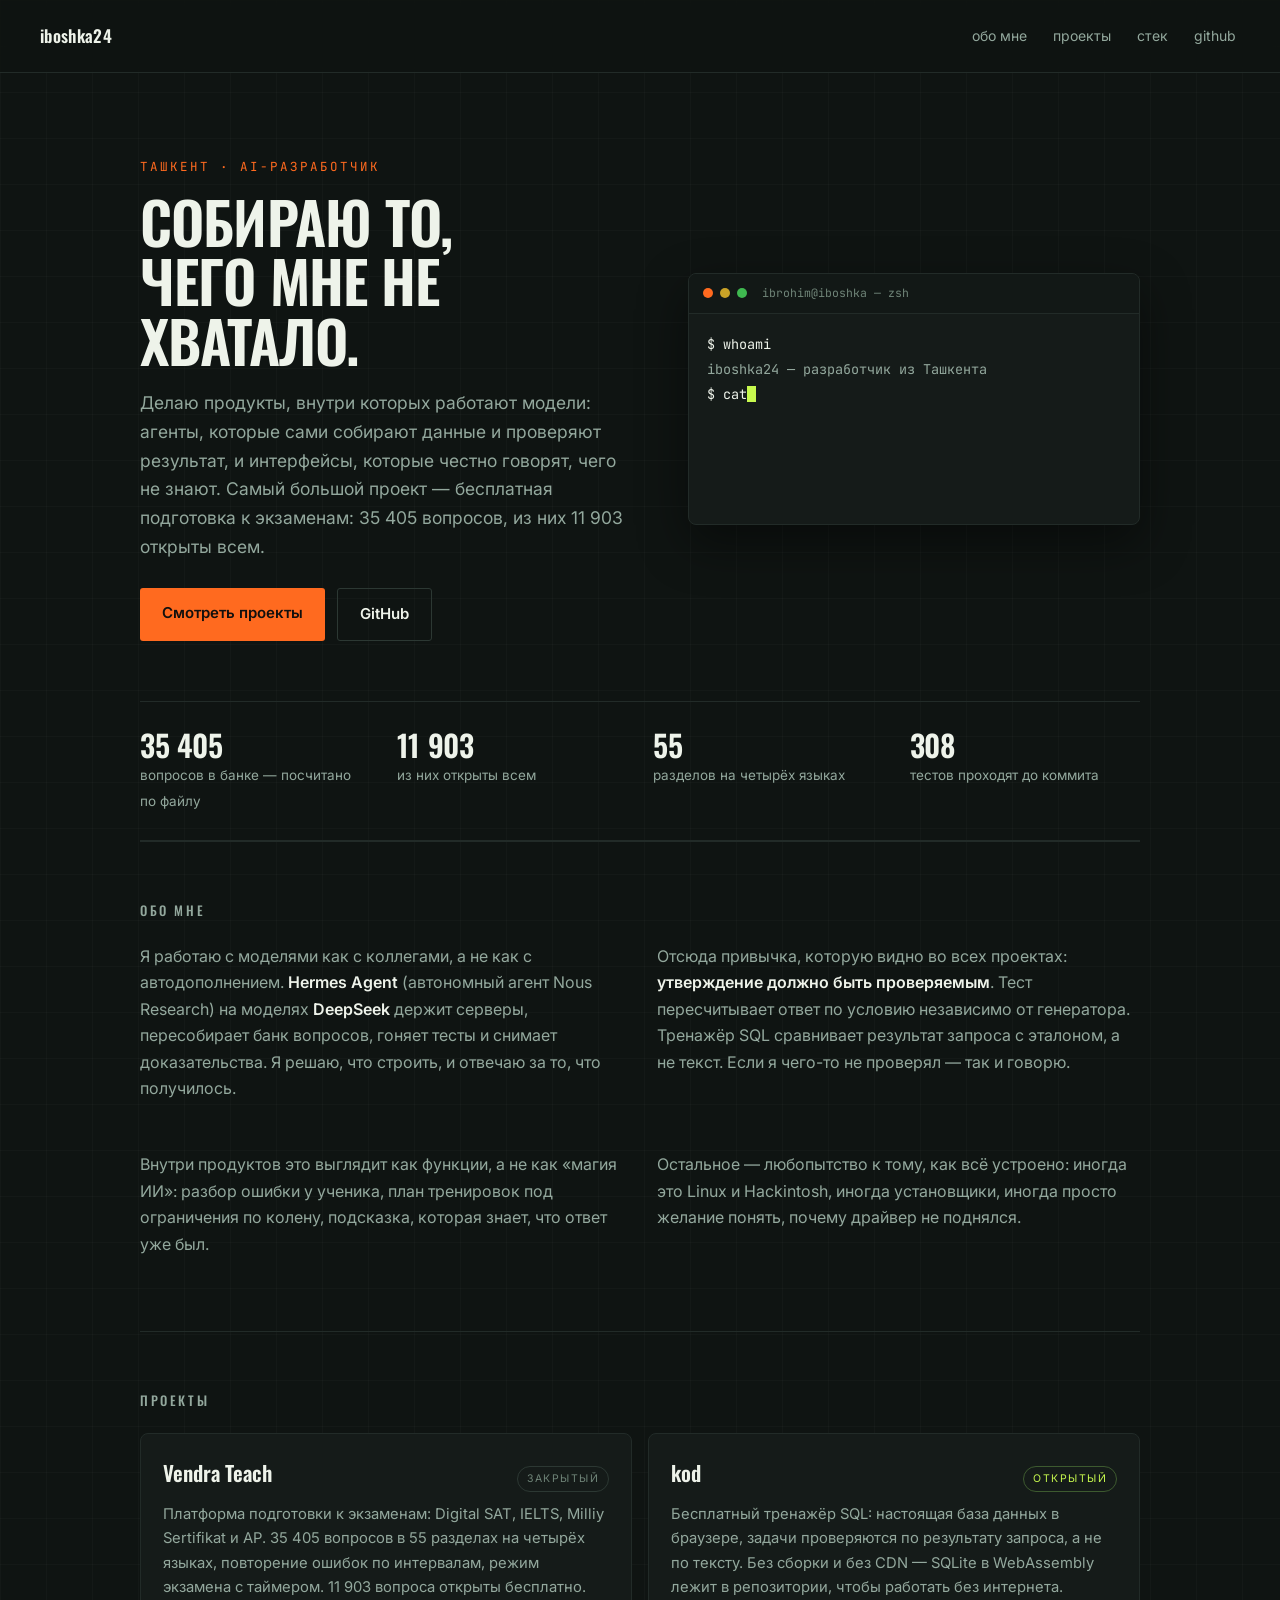
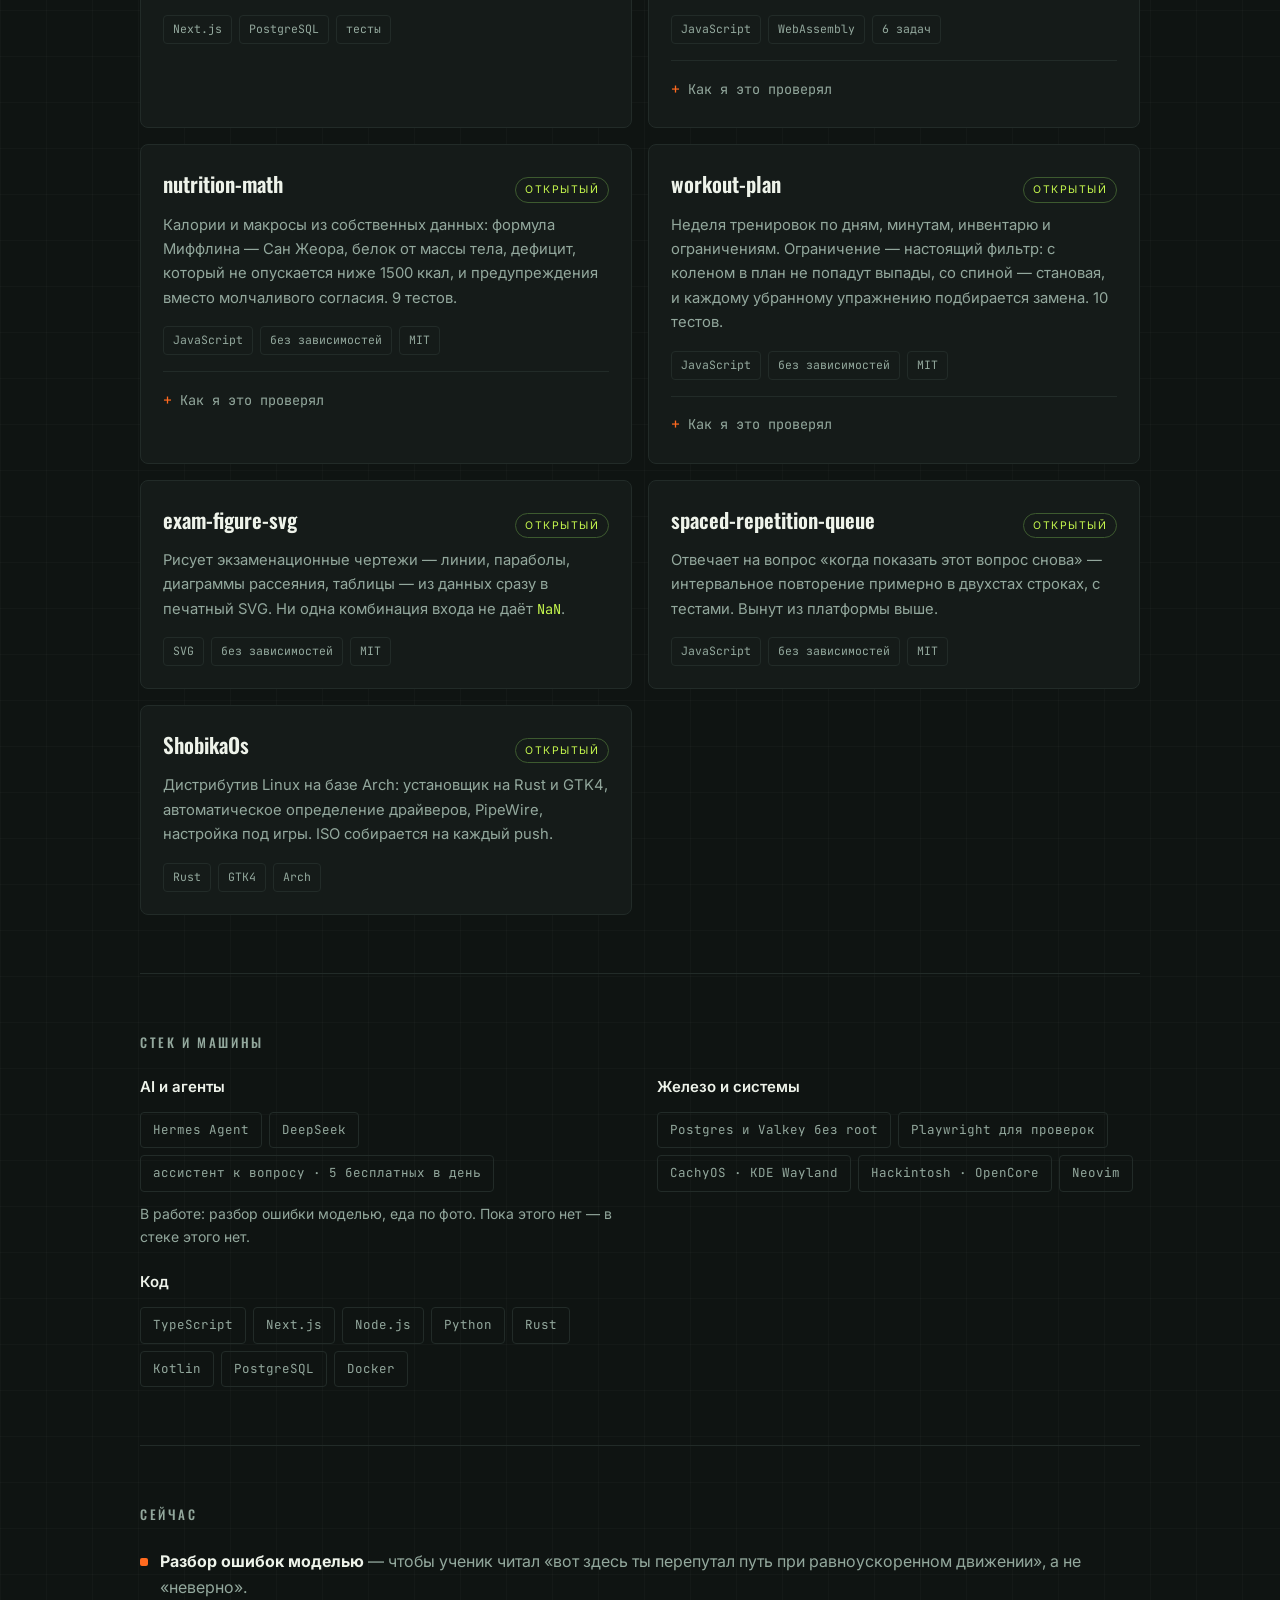
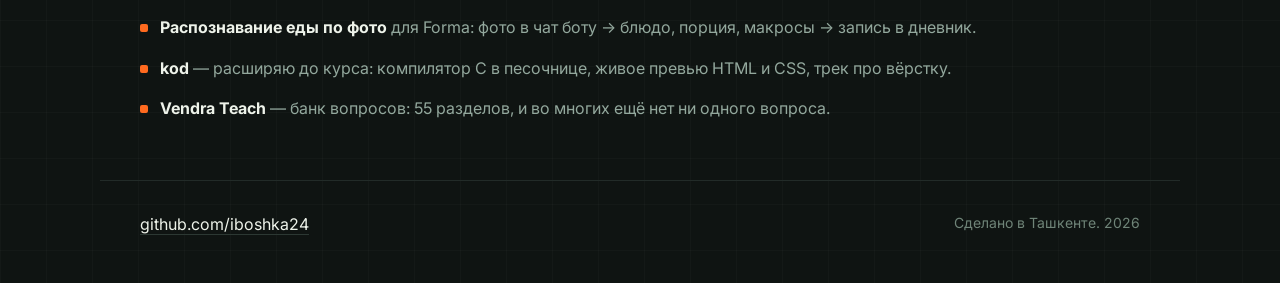
<file: index.html>
<!doctype html>
<html lang="ru">
<head>
<meta charset="utf-8" />
<meta name="viewport" content="width=device-width, initial-scale=1" />
<title>iboshka24 — AI-разработчик из Ташкента</title>
<meta name="description" content="AI-разработчик из Ташкента: продукты с моделями внутри, проверяемый код и бесплатные сервисы для учёбы. Открытый исходный код." />
<link rel="canonical" href="https://iboshka24.vercel.app/" />
<meta property="og:type" content="website" />
<meta property="og:site_name" content="iboshka24" />
<meta property="og:title" content="iboshka24 — продукты с моделями внутри" />
<meta property="og:description" content="AI-разработчик из Ташкента. 35 405 вопросов в банке, из них 11 903 открыты всем. Открытый исходный код." />
<meta property="og:url" content="https://iboshka24.vercel.app/" />
<meta property="og:image" content="https://iboshka24.vercel.app/og.png" />
<meta property="og:image:width" content="1200" />
<meta property="og:image:height" content="630" />
<meta property="og:locale" content="ru_RU" />
<meta name="twitter:card" content="summary_large_image" />
<meta name="twitter:title" content="iboshka24 — продукты с моделями внутри" />
<meta name="twitter:description" content="AI-разработчик из Ташкента. 35 405 вопросов, 11 903 бесплатно." />
<meta name="twitter:image" content="https://iboshka24.vercel.app/og.png" />
<meta name="theme-color" content="#0f1412" />
<link rel="preconnect" href="https://fonts.googleapis.com" />
<link rel="preconnect" href="https://fonts.gstatic.com" crossorigin />
<link href="https://fonts.googleapis.com/css2?family=Oswald:wght@500;600;700&family=Inter:wght@400;500;600&family=JetBrains+Mono:wght@400;500&display=swap" rel="stylesheet" />
<link rel="stylesheet" href="styles.css" />
<link rel="icon" href="data:image/svg+xml,%3Csvg xmlns='http://www.w3.org/2000/svg' viewBox='0 0 32 32'%3E%3Crect width='32' height='32' fill='%230f1412'/%3E%3Crect x='7' y='8' width='4' height='16' fill='%23ff6a1f'/%3E%3Crect x='14' y='8' width='11' height='4' fill='%23c7f94e'/%3E%3C/svg%3E" />
</head>
<body>

<a class="skip" href="#top">Перейти к содержимому</a>
<div class="progress" id="progress" aria-hidden="true"></div>

<header class="nav">
  <a class="mark" href="#top">iboshka24</a>
  <nav>
    <a href="#about">обо мне</a>
    <a href="#work">проекты</a>
    <a href="#stack">стек</a>
    <a href="https://github.com/iboshka24" rel="me noopener">github</a>
  </nav>
</header>

<main id="top">

  <section class="hero">
    <div class="hero-text">
      <p class="eyebrow">Ташкент · AI-разработчик</p>
      <h1>Собираю то, <br />чего мне не хватало.</h1>
      <p class="lead">
        Делаю продукты, внутри которых работают модели: агенты, которые сами собирают данные
        и проверяют результат, и интерфейсы, которые честно говорят, чего не знают.
        Самый большой проект — бесплатная подготовка к экзаменам: 35 405 вопросов,
        из них 11 903 открыты всем.
      </p>
      <div class="hero-links">
        <a class="btn" href="#work">Смотреть проекты</a>
        <a class="btn ghost" href="https://github.com/iboshka24">GitHub</a>
      </div>
    </div>

    <div class="terminal" aria-hidden="true">
      <div class="term-bar"><i></i><i></i><i></i><span>ibrohim@iboshka — zsh</span></div>
      <pre id="typed"></pre>
    </div>
  </section>

  <section class="proof" aria-label="Числа, которые можно проверить">
    <div class="proof-item"><b>35 405</b><span>вопросов в банке — посчитано по файлу</span></div>
    <div class="proof-item"><b>11 903</b><span>из них открыты всем</span></div>
    <div class="proof-item"><b>55</b><span>разделов на четырёх языках</span></div>
    <div class="proof-item"><b>308</b><span>тестов проходят до коммита</span></div>
  </section>

  <section id="about" class="block">
    <h2 class="block-title">Обо мне</h2>
    <div class="two">
      <p>
        Я работаю с моделями как с коллегами, а не как с автодополнением. <b>Hermes Agent</b>
        (автономный агент Nous Research) на моделях <b>DeepSeek</b> держит серверы, пересобирает
        банк вопросов, гоняет тесты и снимает доказательства. Я решаю, что строить, и отвечаю
        за то, что получилось.
      </p>
      <p>
        Отсюда привычка, которую видно во всех проектах: <b>утверждение должно быть проверяемым</b>.
        Тест пересчитывает ответ по условию независимо от генератора. Тренажёр SQL сравнивает
        результат запроса с эталоном, а не текст. Если я чего-то не проверял — так и говорю.
      </p>
      <p>
        Внутри продуктов это выглядит как функции, а не как «магия ИИ»: разбор ошибки у
        ученика, план тренировок под ограничения по колену, подсказка, которая знает, что
        ответ уже был.
      </p>
      <p>
        Остальное — любопытство к тому, как всё устроено: иногда это Linux и Hackintosh,
        иногда установщики, иногда просто желание понять, почему драйвер не поднялся.
      </p>
    </div>
  </section>

  <section id="work" class="block">
    <h2 class="block-title">Проекты</h2>
    <div class="cards">

      <article class="card">
        <div class="card-head"><h3>Vendra Teach</h3><span class="tag">закрытый</span></div>
        <p>Платформа подготовки к экзаменам: Digital SAT, IELTS, Milliy Sertifikat и AP.
           35 405 вопросов в 55 разделах на четырёх языках, повторение ошибок по интервалам,
           режим экзамена с таймером. 11 903 вопроса открыты бесплатно.</p>
        <div class="chips"><span>Next.js</span><span>PostgreSQL</span><span>тесты</span></div>
      </article>

      <article class="card">
        <a class="card-head" href="https://github.com/iboshka24/kod"><h3>kod</h3><span class="tag accent">открытый</span></a>
        <p>Бесплатный тренажёр SQL: настоящая база данных в браузере, задачи проверяются
           по результату запроса, а не по тексту. Без сборки и без CDN — SQLite в WebAssembly
           лежит в репозитории, чтобы работать без интернета.</p>
        <div class="chips"><span>JavaScript</span><span>WebAssembly</span><span>6 задач</span></div>
        <details>
          <summary>Как я это проверял</summary>
          <p>Гонял в настоящем браузере: верный запрос отвечает «Пройдено. Строк 8, колонок 2»,
             неверный — отказ, <code>HAVING</code> и <code>JOIN</code> проходят, синтаксическая ошибка
             объясняется словами. SQLite лежит в репозитории, потому что с CDN тренажёр ломается
             без интернета, а без интернета он и нужен.</p>
        </details>
      </article>

      <article class="card">
        <a class="card-head" href="https://github.com/iboshka24/nutrition-math"><h3>nutrition-math</h3><span class="tag accent">открытый</span></a>
        <p>Калории и макросы из собственных данных: формула Миффлина — Сан Жеора, белок
           от массы тела, дефицит, который не опускается ниже 1500 ккал, и предупреждения
           вместо молчаливого согласия. 9 тестов.</p>
        <div class="chips"><span>JavaScript</span><span>без зависимостей</span><span>MIT</span></div>
        <details>
          <summary>Как я это проверял</summary>
          <p>Формула Миффлина — Сан Жеора, белок 1,6–2,0 г на кг, дефицит не глубже 1% массы тела
             в неделю. Три теста сначала падали — оказалось, ожидания в них были завышены;
             я поправил тесты, а не код, и объяснил в коммите, почему.</p>
        </details>
      </article>

      <article class="card">
        <a class="card-head" href="https://github.com/iboshka24/workout-plan"><h3>workout-plan</h3><span class="tag accent">открытый</span></a>
        <p>Неделя тренировок по дням, минутам, инвентарю и ограничениям. Ограничение —
           настоящий фильтр: с коленом в план не попадут выпады, со спиной — становая,
           и каждому убранному упражнению подбирается замена. 10 тестов.</p>
        <div class="chips"><span>JavaScript</span><span>без зависимостей</span><span>MIT</span></div>
        <details>
          <summary>Как я это проверял</summary>
          <p>Тесты проверяют не «план не пустой», а суть: выпадов с больным коленом в плане нет,
             день при этом не остаётся пустым, а замена идёт на ту же группу мышц. Приложение
             <b>Forma</b> для Telegram использует этот же движок — там фильтр работает вживую.</p>
        </details>
      </article>

      <article class="card">
        <a class="card-head" href="https://github.com/iboshka24/exam-figure-svg"><h3>exam-figure-svg</h3><span class="tag accent">открытый</span></a>
        <p>Рисует экзаменационные чертежи — линии, параболы, диаграммы рассеяния, таблицы —
           из данных сразу в печатный SVG. Ни одна комбинация входа не даёт <code>NaN</code>.</p>
        <div class="chips"><span>SVG</span><span>без зависимостей</span><span>MIT</span></div>
      </article>

      <article class="card">
        <a class="card-head" href="https://github.com/iboshka24/spaced-repetition-queue"><h3>spaced-repetition-queue</h3><span class="tag accent">открытый</span></a>
        <p>Отвечает на вопрос «когда показать этот вопрос снова» — интервальное повторение
           примерно в двухстах строках, с тестами. Вынут из платформы выше.</p>
        <div class="chips"><span>JavaScript</span><span>без зависимостей</span><span>MIT</span></div>
      </article>

      <article class="card">
        <a class="card-head" href="https://github.com/iboshka24/ShobikaOs"><h3>ShobikaOs</h3><span class="tag accent">открытый</span></a>
        <p>Дистрибутив Linux на базе Arch: установщик на Rust и GTK4, автоматическое определение
           драйверов, PipeWire, настройка под игры. ISO собирается на каждый push.</p>
        <div class="chips"><span>Rust</span><span>GTK4</span><span>Arch</span></div>
      </article>

    </div>
  </section>

  <section id="stack" class="block">
    <h2 class="block-title">Стек и машины</h2>
    <div class="two">
      <div>
        <h3 class="mini">AI и агенты</h3>
        <div class="chips big">
          <span>Hermes Agent</span><span>DeepSeek</span>
          <span>ассистент к вопросу · 5 бесплатных в день</span>
        </div>
        <p class="mini dim" style="margin-top:10px;font-weight:400">
          В работе: разбор ошибки моделью, еда по фото. Пока этого нет — в стеке этого нет.
        </p>
        <h3 class="mini" style="margin-top:22px">Код</h3>
        <div class="chips big">
          <span>TypeScript</span><span>Next.js</span><span>Node.js</span><span>Python</span>
          <span>Rust</span><span>Kotlin</span><span>PostgreSQL</span><span>Docker</span>
        </div>
      </div>
      <div>
        <h3 class="mini">Железо и системы</h3>
        <div class="chips big">
          <span>Postgres и Valkey без root</span><span>Playwright для проверок</span>
          <span>CachyOS · KDE Wayland</span><span>Hackintosh · OpenCore</span><span>Neovim</span>
        </div>
      </div>
    </div>
  </section>

  <section class="block">
    <h2 class="block-title">Сейчас</h2>
    <ul class="now">
      <li><b>Разбор ошибок моделью</b> — чтобы ученик читал «вот здесь ты перепутал путь при равноускоренном движении», а не «неверно».</li>
      <li><b>Распознавание еды по фото</b> для Forma: фото в чат боту → блюдо, порция, макросы → запись в дневник.</li>
      <li><b>kod</b> — расширяю до курса: компилятор C в песочнице, живое превью HTML и CSS, трек про вёрстку.</li>
      <li><b>Vendra Teach</b> — банк вопросов: 55 разделов, и во многих ещё нет ни одного вопроса.</li>
    </ul>
  </section>

</main>

<footer class="foot">
  <div>
    <a href="https://github.com/iboshka24">github.com/iboshka24</a>
  </div>
  <div class="dim">Сделано в Ташкенте. <span id="year"></span></div>
</footer>

<script src="app.js"></script>
</body>
</html>
</file>
<file: styles.css>
/* Тот же язык, что и в профиле: графит, оранжевый, лайм. */
:root {
  --bg: #0f1412; --panel: #151b19; --line: #222b28; --line-soft: #2c3833;
  --fg: #eef3ea; --dim: #93a89d; --faint: #6f8478;
  --orange: #ff6a1f; --lime: #c7f94e; --mint: #5ce1c6;
  --max: 1080px;
}
* { box-sizing: border-box; }
html { scroll-behavior: smooth; }
body {
  margin: 0; background: var(--bg); color: var(--fg);
  font: 16px/1.65 "Inter", -apple-system, "Segoe UI", system-ui, sans-serif;
  -webkit-font-smoothing: antialiased;
  background-image:
    linear-gradient(rgba(255,255,255,.018) 1px, transparent 1px),
    linear-gradient(90deg, rgba(255,255,255,.018) 1px, transparent 1px);
  background-size: 46px 46px;
}
a { color: inherit; }
code { font-family: "JetBrains Mono", ui-monospace, monospace; color: var(--lime); font-size: .92em; }

.nav { position: sticky; top: 0; z-index: 10; display: flex; align-items: center; justify-content: space-between;
       gap: 16px; padding: 14px clamp(16px, 5vw, 40px); background: rgba(15,20,18,.82);
       backdrop-filter: blur(12px); border-bottom: 1px solid var(--line); }
.mark { font-family: "Oswald", sans-serif; font-weight: 600; letter-spacing: .02em; text-decoration: none; font-size: 17px;
        display: inline-flex; align-items: center; min-height: 44px; }
.nav nav { display: flex; gap: 18px; flex-wrap: wrap; }
.nav nav a { color: var(--dim); text-decoration: none; font-size: 14px; display: inline-flex; align-items: center;
            min-height: 44px; padding: 0 4px; }
.nav nav a:hover { color: var(--lime); }

main { max-width: var(--max); margin: 0 auto; padding: 0 clamp(16px, 5vw, 40px); }

.hero { display: grid; gap: 34px; padding: clamp(40px, 8vw, 84px) 0 clamp(30px, 6vw, 60px); }
@media (min-width: 900px) { .hero { grid-template-columns: 1.05fr .95fr; align-items: center; gap: 48px; } }
.eyebrow { color: var(--orange); font-size: 12.5px; letter-spacing: .16em; text-transform: uppercase;
           font-family: "JetBrains Mono", monospace; margin: 0 0 14px; }
h1 { font-family: "Oswald", sans-serif; font-size: clamp(34px, 7vw, 58px); line-height: 1.03;
     font-weight: 600; letter-spacing: -.015em; margin: 0 0 18px; text-transform: uppercase; }
.lead { color: var(--dim); font-size: clamp(15.5px, 2.4vw, 17.5px); max-width: 46ch; margin: 0 0 26px; }
.hero-links { display: flex; gap: 12px; flex-wrap: wrap; }
.btn { display: inline-block; text-decoration: none; font-weight: 600; font-size: 15px; padding: 13px 22px;
       border-radius: 3px; background: var(--orange); color: #12100e; min-height: 46px; }
.btn.ghost { background: transparent; color: var(--fg); border: 1px solid var(--line-soft); }
.btn:hover { transform: translateY(-1px); }

.terminal { background: var(--panel); border: 1px solid var(--line); border-radius: 8px; overflow: hidden;
            box-shadow: 0 18px 50px rgba(0,0,0,.45); }
.term-bar { display: flex; align-items: center; gap: 7px; padding: 10px 14px; background: #121816;
            border-bottom: 1px solid var(--line); }
.term-bar i { width: 10px; height: 10px; border-radius: 50%; background: #2f3a36; }
.term-bar i:first-child { background: var(--orange); }
.term-bar i:nth-child(2) { background: #c9a227; }
.term-bar i:nth-child(3) { background: #3fb950; }
.term-bar span { margin-left: 8px; color: var(--faint); font-family: "JetBrains Mono", monospace; font-size: 11.5px; }
#typed { margin: 0; padding: 18px; font-family: "JetBrains Mono", monospace; font-size: 13.5px;
         line-height: 1.85; color: var(--lime); white-space: pre-wrap; min-height: 210px; }
#typed .cmd { color: var(--fg); }
#typed .out { color: var(--dim); }
.caret { display: inline-block; width: 9px; height: 16px; background: var(--lime); vertical-align: -3px;
         animation: blink 1.05s steps(1) infinite; }
@keyframes blink { 50% { opacity: 0 } }

.block { padding: clamp(34px, 6vw, 58px) 0; border-top: 1px solid var(--line); }
.block-title { font-family: "Oswald", sans-serif; font-size: 13px; letter-spacing: .2em; text-transform: uppercase;
               color: var(--dim); font-weight: 500; margin: 0 0 22px; }
.two { display: grid; gap: 22px; }
@media (min-width: 820px) { .two { grid-template-columns: 1fr 1fr; gap: 34px; } }
.two p { color: var(--dim); margin: 0 0 16px; }
.two p b { color: var(--fg); font-weight: 600; }
.mini { font-size: 15px; font-weight: 600; margin: 0 0 12px; }

.cards { display: grid; gap: 16px; }
@media (min-width: 820px) { .cards { grid-template-columns: 1fr 1fr; } }
.card { background: var(--panel); border: 1px solid var(--line); border-radius: 8px; padding: 22px;
        transition: border-color .2s, transform .2s; }
.card:hover { border-color: var(--line-soft); transform: translateY(-2px); }
.card-head { display: flex; align-items: baseline; justify-content: space-between; gap: 12px;
             text-decoration: none; margin-bottom: 10px; }
.card-head h3 { font-family: "Oswald", sans-serif; font-size: 21px; font-weight: 600; margin: 0; }
a.card-head:hover h3 { color: var(--lime); }
.tag { font-size: 10.5px; letter-spacing: .14em; text-transform: uppercase; color: var(--faint);
       border: 1px solid var(--line-soft); border-radius: 999px; padding: 3px 9px; white-space: nowrap; }
.tag.accent { color: var(--lime); border-color: #3d5a2f; }
.card p { color: var(--dim); font-size: 14.8px; margin: 0 0 16px; }
.chips { display: flex; gap: 7px; flex-wrap: wrap; }
.chips span { font-family: "JetBrains Mono", monospace; font-size: 11.5px; color: var(--dim);
              border: 1px solid var(--line); border-radius: 4px; padding: 4px 9px; }
.chips.big span { font-size: 12.5px; padding: 7px 12px; }

.now { list-style: none; padding: 0; margin: 0; display: grid; gap: 14px; }
.now li { color: var(--dim); padding-left: 20px; position: relative; }
.now li::before { content: ""; position: absolute; left: 0; top: 10px; width: 8px; height: 8px;
                  background: var(--orange); border-radius: 2px; }
.now b { color: var(--fg); }

.foot { max-width: var(--max); margin: 0 auto; padding: 30px clamp(16px, 5vw, 40px) 46px;
        display: flex; justify-content: space-between; gap: 16px; flex-wrap: wrap;
        border-top: 1px solid var(--line); }
.foot a { color: var(--fg); text-decoration: none; border-bottom: 1px solid var(--line-soft); }
.foot a:hover { color: var(--lime); border-color: var(--lime); }
.dim { color: var(--faint); font-size: 14px; }

/* доступность: видимая рамка фокуса только для клавиатуры */
a:focus-visible, summary:focus-visible, .btn:focus-visible {
  outline: 2px solid var(--lime); outline-offset: 3px; border-radius: 2px;
}
.skip { position: absolute; left: -9999px; top: 0; background: var(--lime); color: #12100e;
        padding: 12px 18px; z-index: 50; font-weight: 600; text-decoration: none; }
.skip:focus { left: 12px; top: 12px; }

/* полоса прокрутки: показывает, сколько прочитано */
.progress { position: fixed; top: 0; left: 0; height: 2px; width: 0; background: var(--orange);
            z-index: 20; transition: width .1s linear; }

/* числа, которые можно проверить */
.proof { display: grid; gap: 18px; padding: 26px 0; border-top: 1px solid var(--line);
         border-bottom: 1px solid var(--line); }
@media (min-width: 700px) { .proof { grid-template-columns: repeat(4, 1fr); gap: 26px; } }
.proof-item b { display: block; font-family: "Oswald", sans-serif; font-size: 30px; font-weight: 600;
                letter-spacing: -.01em; line-height: 1.1; }
.proof-item span { font-size: 13.5px; color: var(--dim); }

/* подробности в карточках */
details { margin-top: 16px; border-top: 1px solid var(--line); padding-top: 12px; }
summary { cursor: pointer; color: var(--dim); font-size: 13.5px;
          font-family: "JetBrains Mono", monospace; list-style: none; min-height: 32px;
          display: flex; align-items: center; gap: 8px; }
summary::-webkit-details-marker { display: none; }
summary::before { content: "+"; color: var(--orange); font-size: 15px; }
details[open] summary::before { content: "−"; }
details p { margin: 10px 0 0; font-size: 14.2px; color: var(--dim); }
details p b { color: var(--fg); }

.reveal { opacity: 0; transform: translateY(14px); transition: opacity .6s ease, transform .6s ease; }
.reveal.on { opacity: 1; transform: none; }
@media (prefers-reduced-motion: reduce) { * { animation: none !important; transition: none !important; }
  .reveal { opacity: 1; transform: none; } }
</file>
